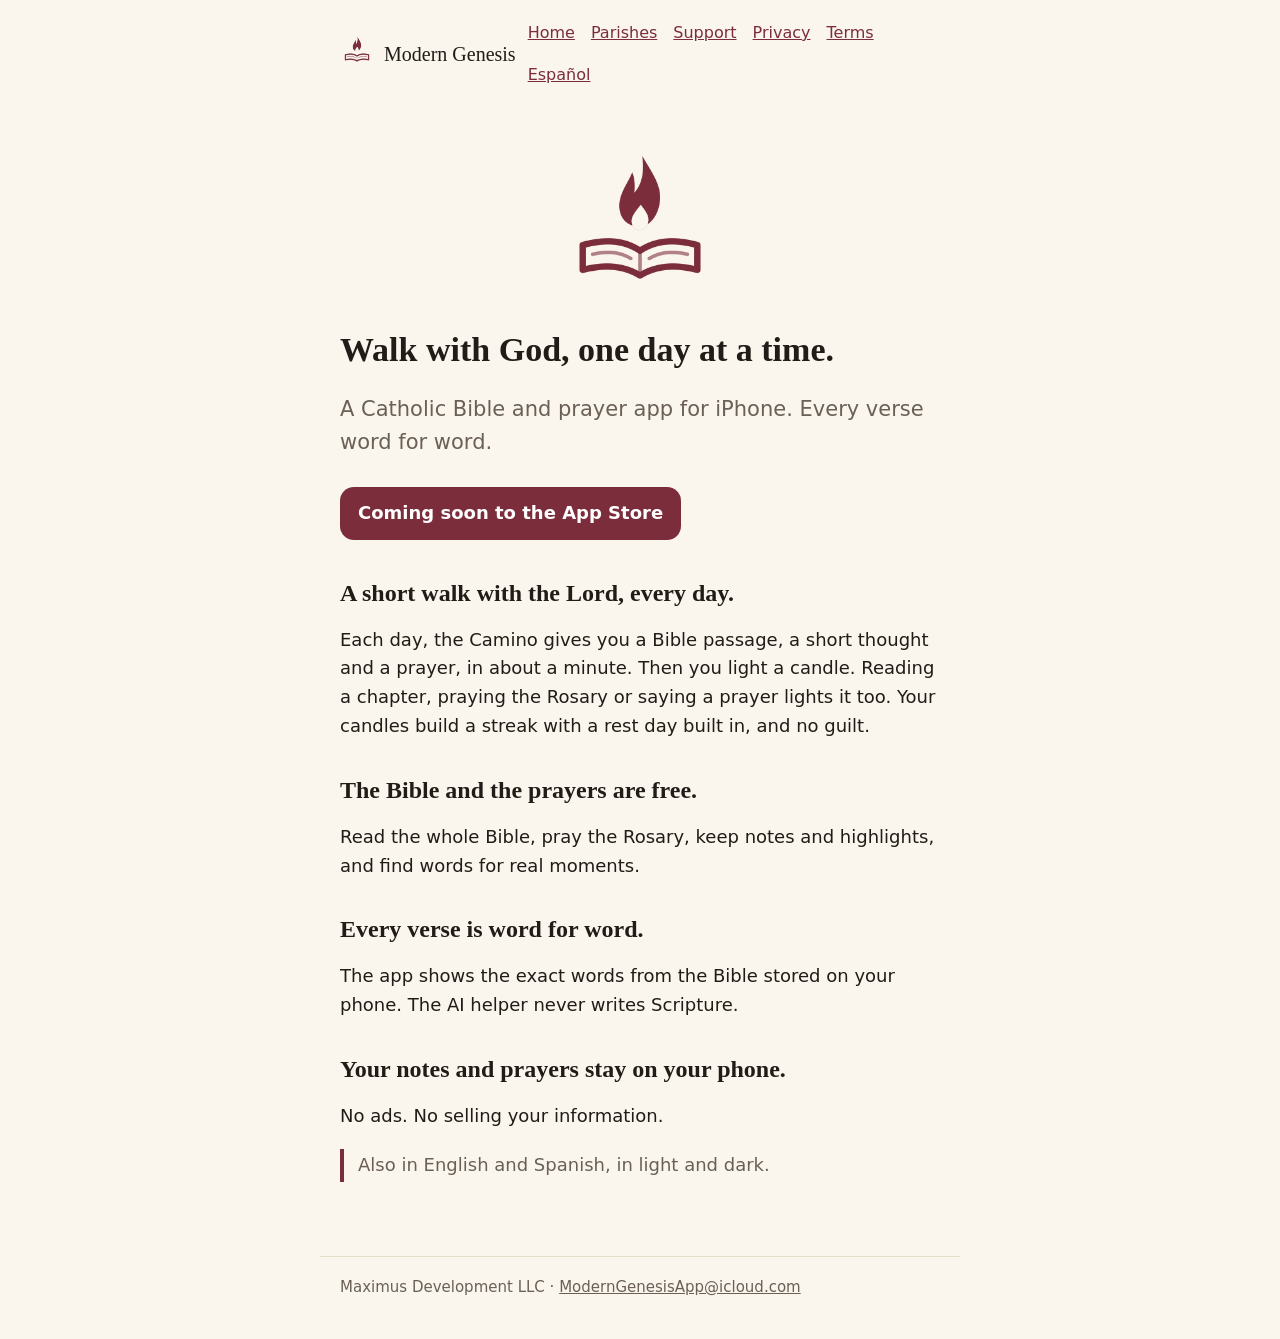
<file: index.html>
<!doctype html>
<html lang="en">
<head>
<meta charset="utf-8">
<meta name="viewport" content="width=device-width, initial-scale=1">
<title>Modern Genesis · Catholic Bible and Prayer</title>
<meta name="description" content="A Catholic Bible and prayer app for iPhone. Every verse word for word.">
<meta property="og:title" content="Modern Genesis · Catholic Bible and Prayer">
<meta property="og:description" content="A Catholic Bible and prayer app for iPhone. Every verse word for word.">
<meta property="og:image" content="https://maximusdev26.github.io/modern-genesis-site/icon.png">
<link rel="icon" href="icon.png">
<link rel="apple-touch-icon" href="icon.png">
<link rel="stylesheet" href="style.css">
</head>
<body>
<header>
<a class="brand" href="index.html" aria-label="Modern Genesis home"><picture><source srcset="mark-dark.png" media="(prefers-color-scheme: dark)"><img src="mark-light.png" alt=""></picture>Modern Genesis</a>
<nav aria-label="Pages"><a href="index.html">Home</a><a href="parish.html">Parishes</a><a href="support.html">Support</a><a href="privacy.html">Privacy</a><a href="terms.html">Terms</a><a href="es/index.html">Español</a></nav>
</header>
<main>
<div class="hero"><picture><source srcset="mark-dark.png" media="(prefers-color-scheme: dark)"><img src="mark-light.png" alt="A flame above an open Bible"></picture></div>
<h1>Walk with God, one day at a time.</h1>
<p class="lead">A Catholic Bible and prayer app for iPhone. Every verse word for word.</p>
<p><span class="soon">Coming soon to the App Store</span></p>
<h2>A short walk with the Lord, every day.</h2><p>Each day, the Camino gives you a Bible passage, a short thought and a prayer, in about a minute. Then you light a candle. Reading a chapter, praying the Rosary or saying a prayer lights it too. Your candles build a streak with a rest day built in, and no guilt.</p><h2>The Bible and the prayers are free.</h2><p>Read the whole Bible, pray the Rosary, keep notes and highlights, and find words for real moments.</p><h2>Every verse is word for word.</h2><p>The app shows the exact words from the Bible stored on your phone. The AI helper never writes Scripture.</p><h2>Your notes and prayers stay on your phone.</h2><p>No ads. No selling your information.</p>
<p class="note">Also in English and Spanish, in light and dark.</p>
</main>
<footer>Maximus Development LLC · <a href="mailto:ModernGenesisApp@icloud.com">ModernGenesisApp@icloud.com</a></footer>
</body>
</html>
</file>
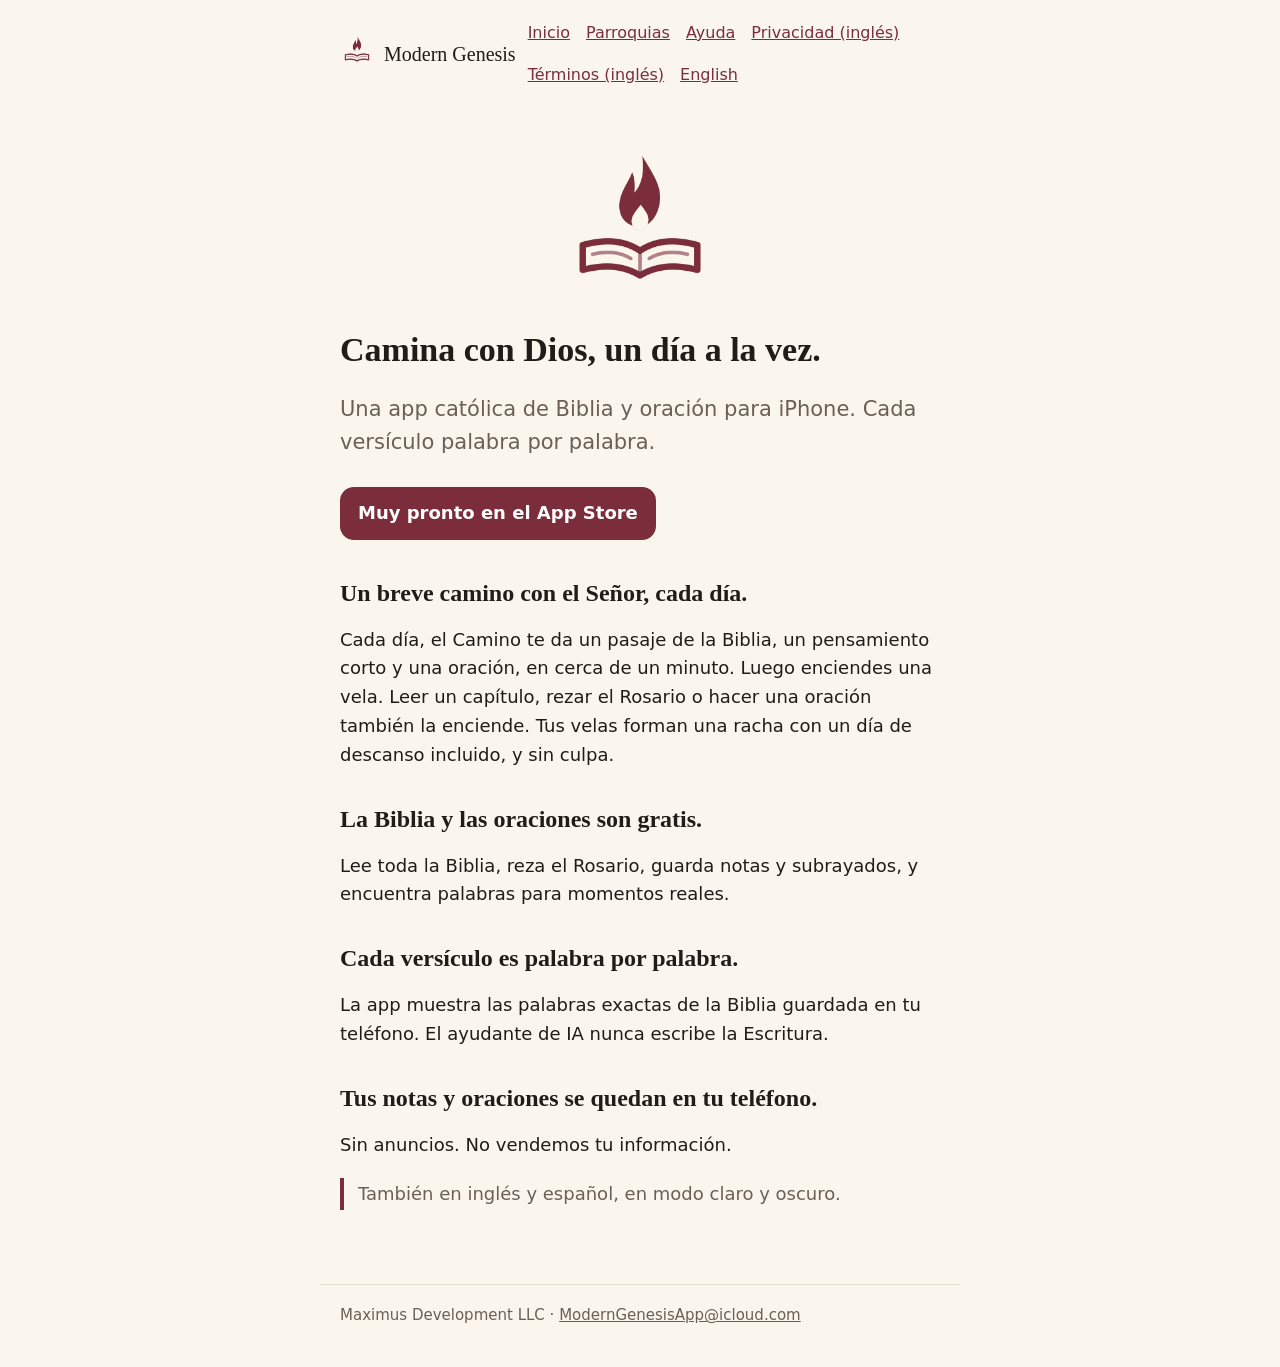
<file: es/index.html>
<!doctype html>
<html lang="es">
<head>
<meta charset="utf-8">
<meta name="viewport" content="width=device-width, initial-scale=1">
<title>Modern Genesis · Biblia y oración católica</title>
<meta name="description" content="Una app católica de Biblia y oración para iPhone. Cada versículo palabra por palabra.">
<meta property="og:title" content="Modern Genesis · Biblia y oración católica">
<meta property="og:description" content="Una app católica de Biblia y oración para iPhone. Cada versículo palabra por palabra.">
<meta property="og:image" content="https://maximusdev26.github.io/modern-genesis-site/icon.png">
<link rel="icon" href="../icon.png">
<link rel="apple-touch-icon" href="../icon.png">
<link rel="stylesheet" href="../style.css">
</head>
<body>
<header>
<a class="brand" href="../index.html" aria-label="Modern Genesis home"><picture><source srcset="../mark-dark.png" media="(prefers-color-scheme: dark)"><img src="../mark-light.png" alt=""></picture>Modern Genesis</a>
<nav aria-label="Pages"><a href="index.html">Inicio</a><a href="parish.html">Parroquias</a><a href="support.html">Ayuda</a><a href="../privacy.html">Privacidad (inglés)</a><a href="../terms.html">Términos (inglés)</a><a href="../index.html">English</a></nav>
</header>
<main>
<div class="hero"><picture><source srcset="../mark-dark.png" media="(prefers-color-scheme: dark)"><img src="../mark-light.png" alt="A flame above an open Bible"></picture></div>
<h1>Camina con Dios, un día a la vez.</h1>
<p class="lead">Una app católica de Biblia y oración para iPhone. Cada versículo palabra por palabra.</p>
<p><span class="soon">Muy pronto en el App Store</span></p>
<h2>Un breve camino con el Señor, cada día.</h2><p>Cada día, el Camino te da un pasaje de la Biblia, un pensamiento corto y una oración, en cerca de un minuto. Luego enciendes una vela. Leer un capítulo, rezar el Rosario o hacer una oración también la enciende. Tus velas forman una racha con un día de descanso incluido, y sin culpa.</p><h2>La Biblia y las oraciones son gratis.</h2><p>Lee toda la Biblia, reza el Rosario, guarda notas y subrayados, y encuentra palabras para momentos reales.</p><h2>Cada versículo es palabra por palabra.</h2><p>La app muestra las palabras exactas de la Biblia guardada en tu teléfono. El ayudante de IA nunca escribe la Escritura.</p><h2>Tus notas y oraciones se quedan en tu teléfono.</h2><p>Sin anuncios. No vendemos tu información.</p>
<p class="note">También en inglés y español, en modo claro y oscuro.</p>
</main>
<footer>Maximus Development LLC · <a href="mailto:ModernGenesisApp@icloud.com">ModernGenesisApp@icloud.com</a></footer>
</body>
</html>
</file>
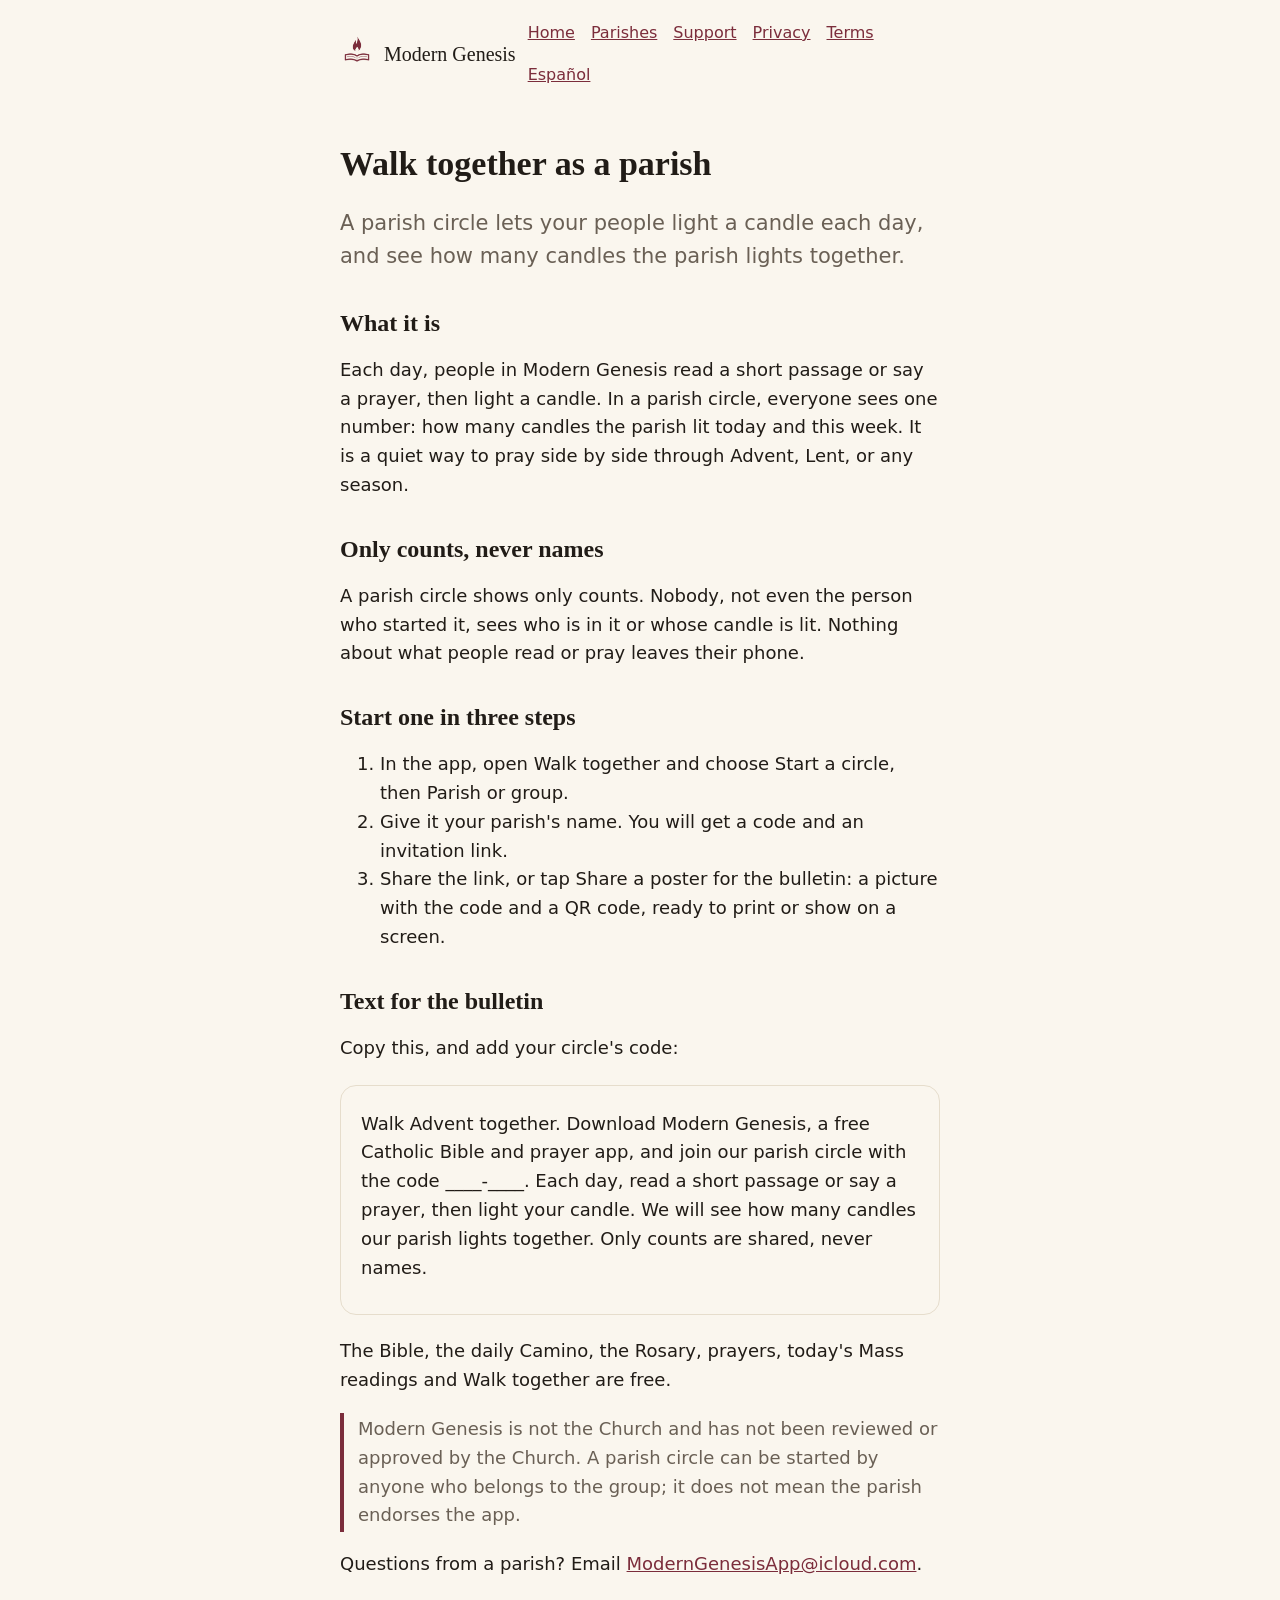
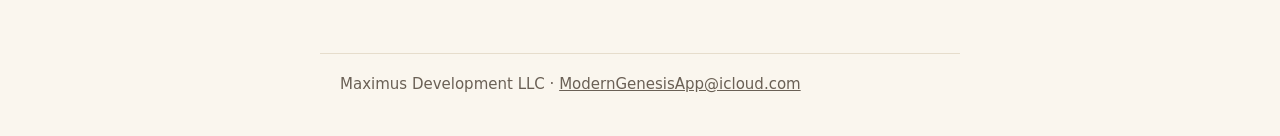
<file: parish.html>
<!doctype html>
<html lang="en">
<head>
<meta charset="utf-8">
<meta name="viewport" content="width=device-width, initial-scale=1">
<title>For parishes · Modern Genesis</title>
<meta name="description" content="A Catholic Bible and prayer app for iPhone. Every verse word for word.">
<meta property="og:title" content="For parishes · Modern Genesis">
<meta property="og:description" content="A Catholic Bible and prayer app for iPhone. Every verse word for word.">
<meta property="og:image" content="https://maximusdev26.github.io/modern-genesis-site/icon.png">
<link rel="icon" href="icon.png">
<link rel="apple-touch-icon" href="icon.png">
<link rel="stylesheet" href="style.css">
</head>
<body>
<header>
<a class="brand" href="index.html" aria-label="Modern Genesis home"><picture><source srcset="mark-dark.png" media="(prefers-color-scheme: dark)"><img src="mark-light.png" alt=""></picture>Modern Genesis</a>
<nav aria-label="Pages"><a href="index.html">Home</a><a href="parish.html">Parishes</a><a href="support.html">Support</a><a href="privacy.html">Privacy</a><a href="terms.html">Terms</a><a href="es/index.html">Español</a></nav>
</header>
<main>
<h1>Walk together as a parish</h1>
<p class="lead">A parish circle lets your people light a candle each day, and see how many candles the parish lights together.</p>
<h2>What it is</h2><p>Each day, people in Modern Genesis read a short passage or say a prayer, then light a candle. In a parish circle, everyone sees one number: how many candles the parish lit today and this week. It is a quiet way to pray side by side through Advent, Lent, or any season.</p>
<h2>Only counts, never names</h2><p>A parish circle shows only counts. Nobody, not even the person who started it, sees who is in it or whose candle is lit. Nothing about what people read or pray leaves their phone.</p>
<h2>Start one in three steps</h2><ol><li>In the app, open Walk together and choose Start a circle, then Parish or group.</li><li>Give it your parish's name. You will get a code and an invitation link.</li><li>Share the link, or tap Share a poster for the bulletin: a picture with the code and a QR code, ready to print or show on a screen.</li></ol>
<h2>Text for the bulletin</h2><p>Copy this, and add your circle's code:</p>
<div class="card"><p>Walk Advent together. Download Modern Genesis, a free Catholic Bible and prayer app, and join our parish circle with the code ____-____. Each day, read a short passage or say a prayer, then light your candle. We will see how many candles our parish lights together. Only counts are shared, never names.</p></div>
<p>The Bible, the daily Camino, the Rosary, prayers, today's Mass readings and Walk together are free.</p>
<p class="note">Modern Genesis is not the Church and has not been reviewed or approved by the Church. A parish circle can be started by anyone who belongs to the group; it does not mean the parish endorses the app.</p>
<p>Questions from a parish? Email <a href="mailto:ModernGenesisApp@icloud.com">ModernGenesisApp@icloud.com</a>.</p>
</main>
<footer>Maximus Development LLC · <a href="mailto:ModernGenesisApp@icloud.com">ModernGenesisApp@icloud.com</a></footer>
</body>
</html>
</file>
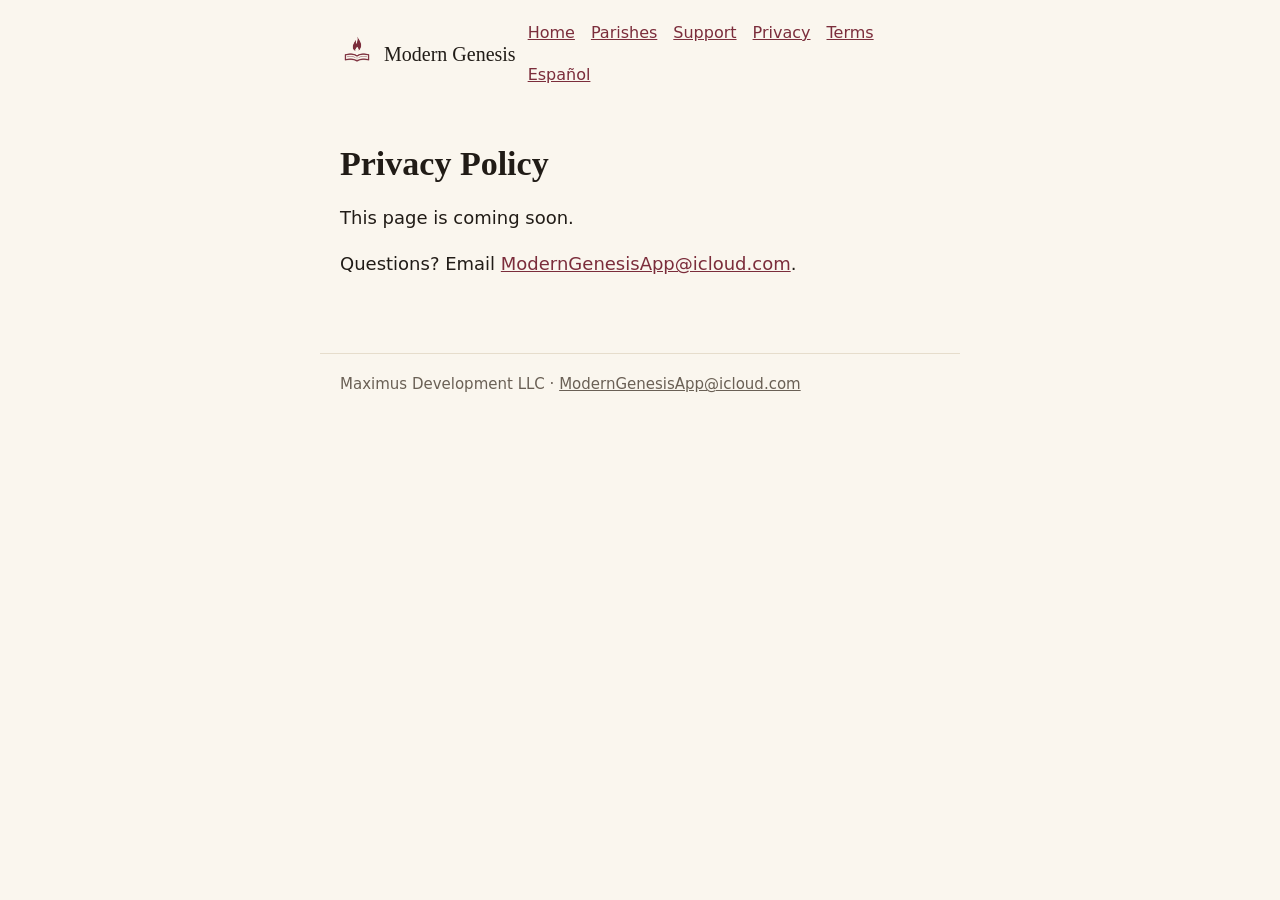
<file: privacy.html>
<!doctype html>
<html lang="en">
<head>
<meta charset="utf-8">
<meta name="viewport" content="width=device-width, initial-scale=1">
<title>Privacy Policy · Modern Genesis</title>
<meta name="description" content="A Catholic Bible and prayer app for iPhone. Every verse word for word.">
<meta property="og:title" content="Privacy Policy · Modern Genesis">
<meta property="og:description" content="A Catholic Bible and prayer app for iPhone. Every verse word for word.">
<meta property="og:image" content="https://maximusdev26.github.io/modern-genesis-site/icon.png">
<link rel="icon" href="icon.png">
<link rel="apple-touch-icon" href="icon.png">
<link rel="stylesheet" href="style.css">
</head>
<body>
<header>
<a class="brand" href="index.html" aria-label="Modern Genesis home"><picture><source srcset="mark-dark.png" media="(prefers-color-scheme: dark)"><img src="mark-light.png" alt=""></picture>Modern Genesis</a>
<nav aria-label="Pages"><a href="index.html">Home</a><a href="parish.html">Parishes</a><a href="support.html">Support</a><a href="privacy.html">Privacy</a><a href="terms.html">Terms</a><a href="es/index.html">Español</a></nav>
</header>
<main>
<h1>Privacy Policy</h1><p>This page is coming soon.</p><p>Questions? Email <a href="mailto:ModernGenesisApp@icloud.com">ModernGenesisApp@icloud.com</a>.</p>
</main>
<footer>Maximus Development LLC · <a href="mailto:ModernGenesisApp@icloud.com">ModernGenesisApp@icloud.com</a></footer>
</body>
</html>
</file>
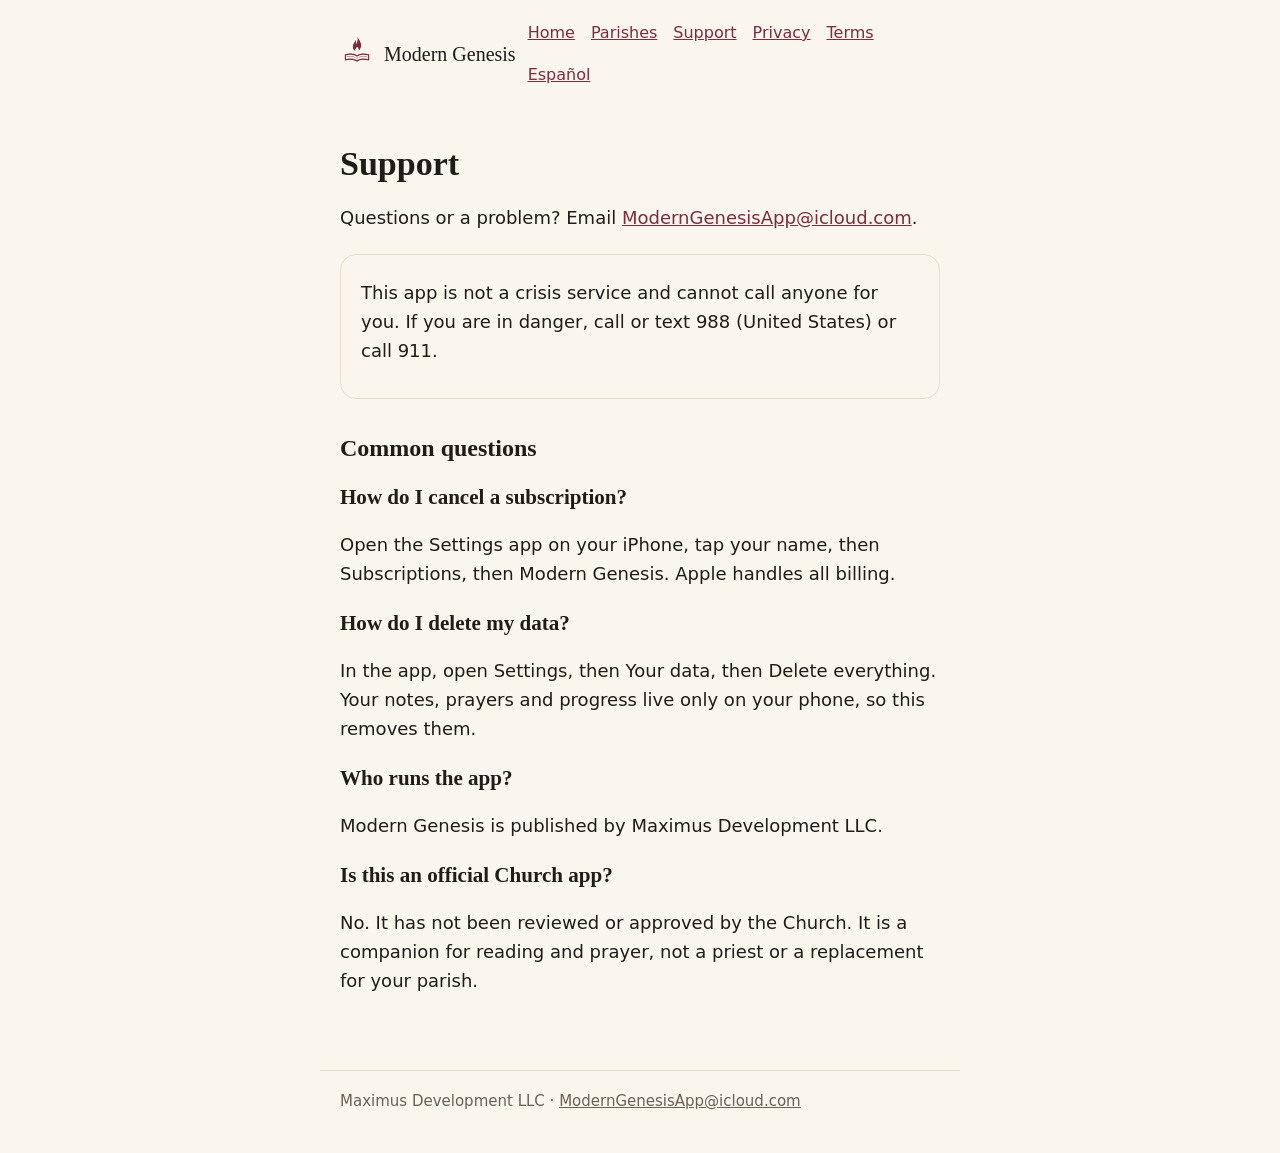
<file: support.html>
<!doctype html>
<html lang="en">
<head>
<meta charset="utf-8">
<meta name="viewport" content="width=device-width, initial-scale=1">
<title>Support · Modern Genesis</title>
<meta name="description" content="A Catholic Bible and prayer app for iPhone. Every verse word for word.">
<meta property="og:title" content="Support · Modern Genesis">
<meta property="og:description" content="A Catholic Bible and prayer app for iPhone. Every verse word for word.">
<meta property="og:image" content="https://maximusdev26.github.io/modern-genesis-site/icon.png">
<link rel="icon" href="icon.png">
<link rel="apple-touch-icon" href="icon.png">
<link rel="stylesheet" href="style.css">
</head>
<body>
<header>
<a class="brand" href="index.html" aria-label="Modern Genesis home"><picture><source srcset="mark-dark.png" media="(prefers-color-scheme: dark)"><img src="mark-light.png" alt=""></picture>Modern Genesis</a>
<nav aria-label="Pages"><a href="index.html">Home</a><a href="parish.html">Parishes</a><a href="support.html">Support</a><a href="privacy.html">Privacy</a><a href="terms.html">Terms</a><a href="es/index.html">Español</a></nav>
</header>
<main>
<h1>Support</h1>
<p>Questions or a problem? Email <a href="mailto:ModernGenesisApp@icloud.com">ModernGenesisApp@icloud.com</a>.</p>
<div class="card"><p>This app is not a crisis service and cannot call anyone for you. If you are in danger, call or text 988 (United States) or call 911.</p></div>
<h2>Common questions</h2>
<h3>How do I cancel a subscription?</h3><p>Open the Settings app on your iPhone, tap your name, then Subscriptions, then Modern Genesis. Apple handles all billing.</p><h3>How do I delete my data?</h3><p>In the app, open Settings, then Your data, then Delete everything. Your notes, prayers and progress live only on your phone, so this removes them.</p><h3>Who runs the app?</h3><p>Modern Genesis is published by Maximus Development LLC.</p><h3>Is this an official Church app?</h3><p>No. It has not been reviewed or approved by the Church. It is a companion for reading and prayer, not a priest or a replacement for your parish.</p>
</main>
<footer>Maximus Development LLC · <a href="mailto:ModernGenesisApp@icloud.com">ModernGenesisApp@icloud.com</a></footer>
</body>
</html>
</file>
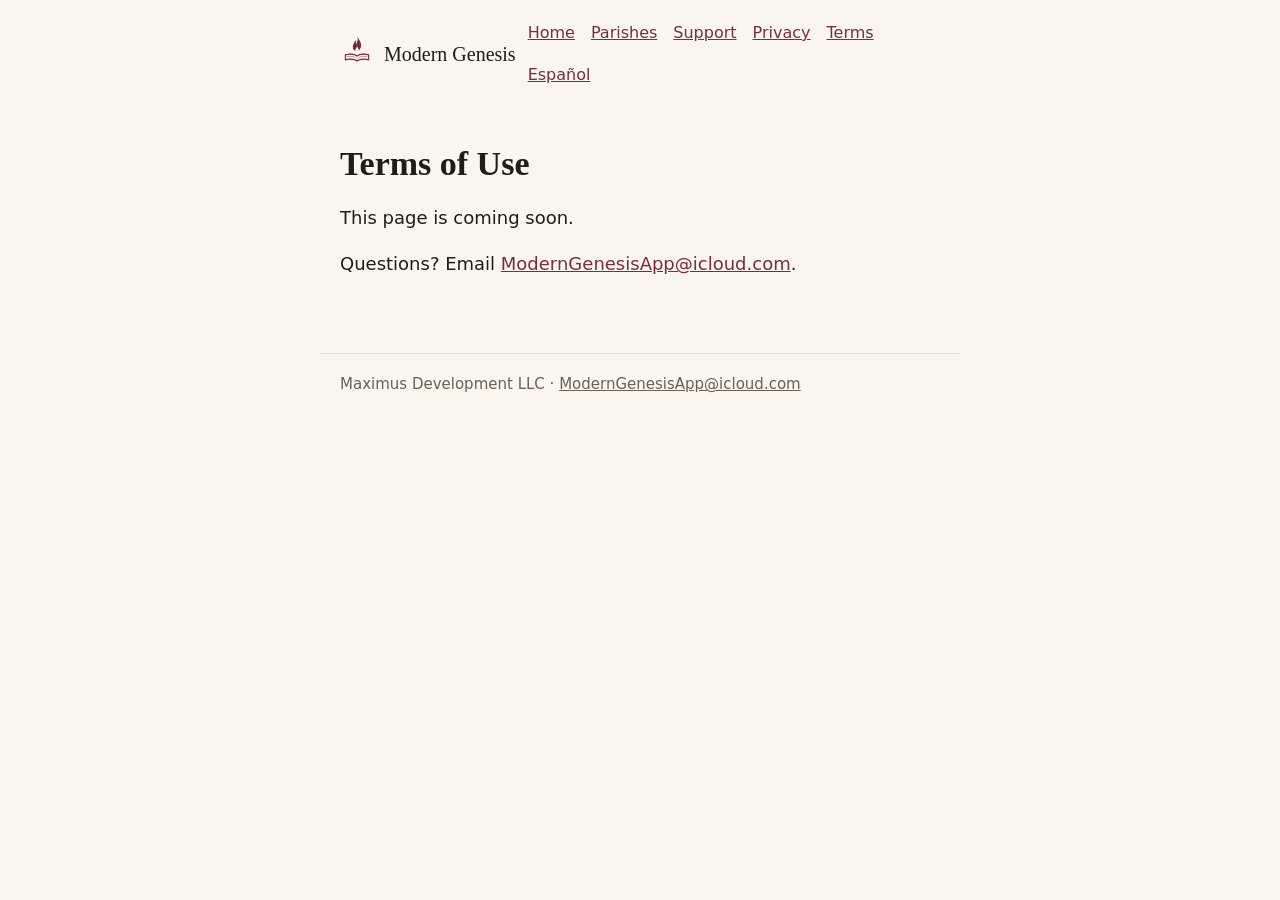
<file: terms.html>
<!doctype html>
<html lang="en">
<head>
<meta charset="utf-8">
<meta name="viewport" content="width=device-width, initial-scale=1">
<title>Terms of Use · Modern Genesis</title>
<meta name="description" content="A Catholic Bible and prayer app for iPhone. Every verse word for word.">
<meta property="og:title" content="Terms of Use · Modern Genesis">
<meta property="og:description" content="A Catholic Bible and prayer app for iPhone. Every verse word for word.">
<meta property="og:image" content="https://maximusdev26.github.io/modern-genesis-site/icon.png">
<link rel="icon" href="icon.png">
<link rel="apple-touch-icon" href="icon.png">
<link rel="stylesheet" href="style.css">
</head>
<body>
<header>
<a class="brand" href="index.html" aria-label="Modern Genesis home"><picture><source srcset="mark-dark.png" media="(prefers-color-scheme: dark)"><img src="mark-light.png" alt=""></picture>Modern Genesis</a>
<nav aria-label="Pages"><a href="index.html">Home</a><a href="parish.html">Parishes</a><a href="support.html">Support</a><a href="privacy.html">Privacy</a><a href="terms.html">Terms</a><a href="es/index.html">Español</a></nav>
</header>
<main>
<h1>Terms of Use</h1><p>This page is coming soon.</p><p>Questions? Email <a href="mailto:ModernGenesisApp@icloud.com">ModernGenesisApp@icloud.com</a>.</p>
</main>
<footer>Maximus Development LLC · <a href="mailto:ModernGenesisApp@icloud.com">ModernGenesisApp@icloud.com</a></footer>
</body>
</html>
</file>
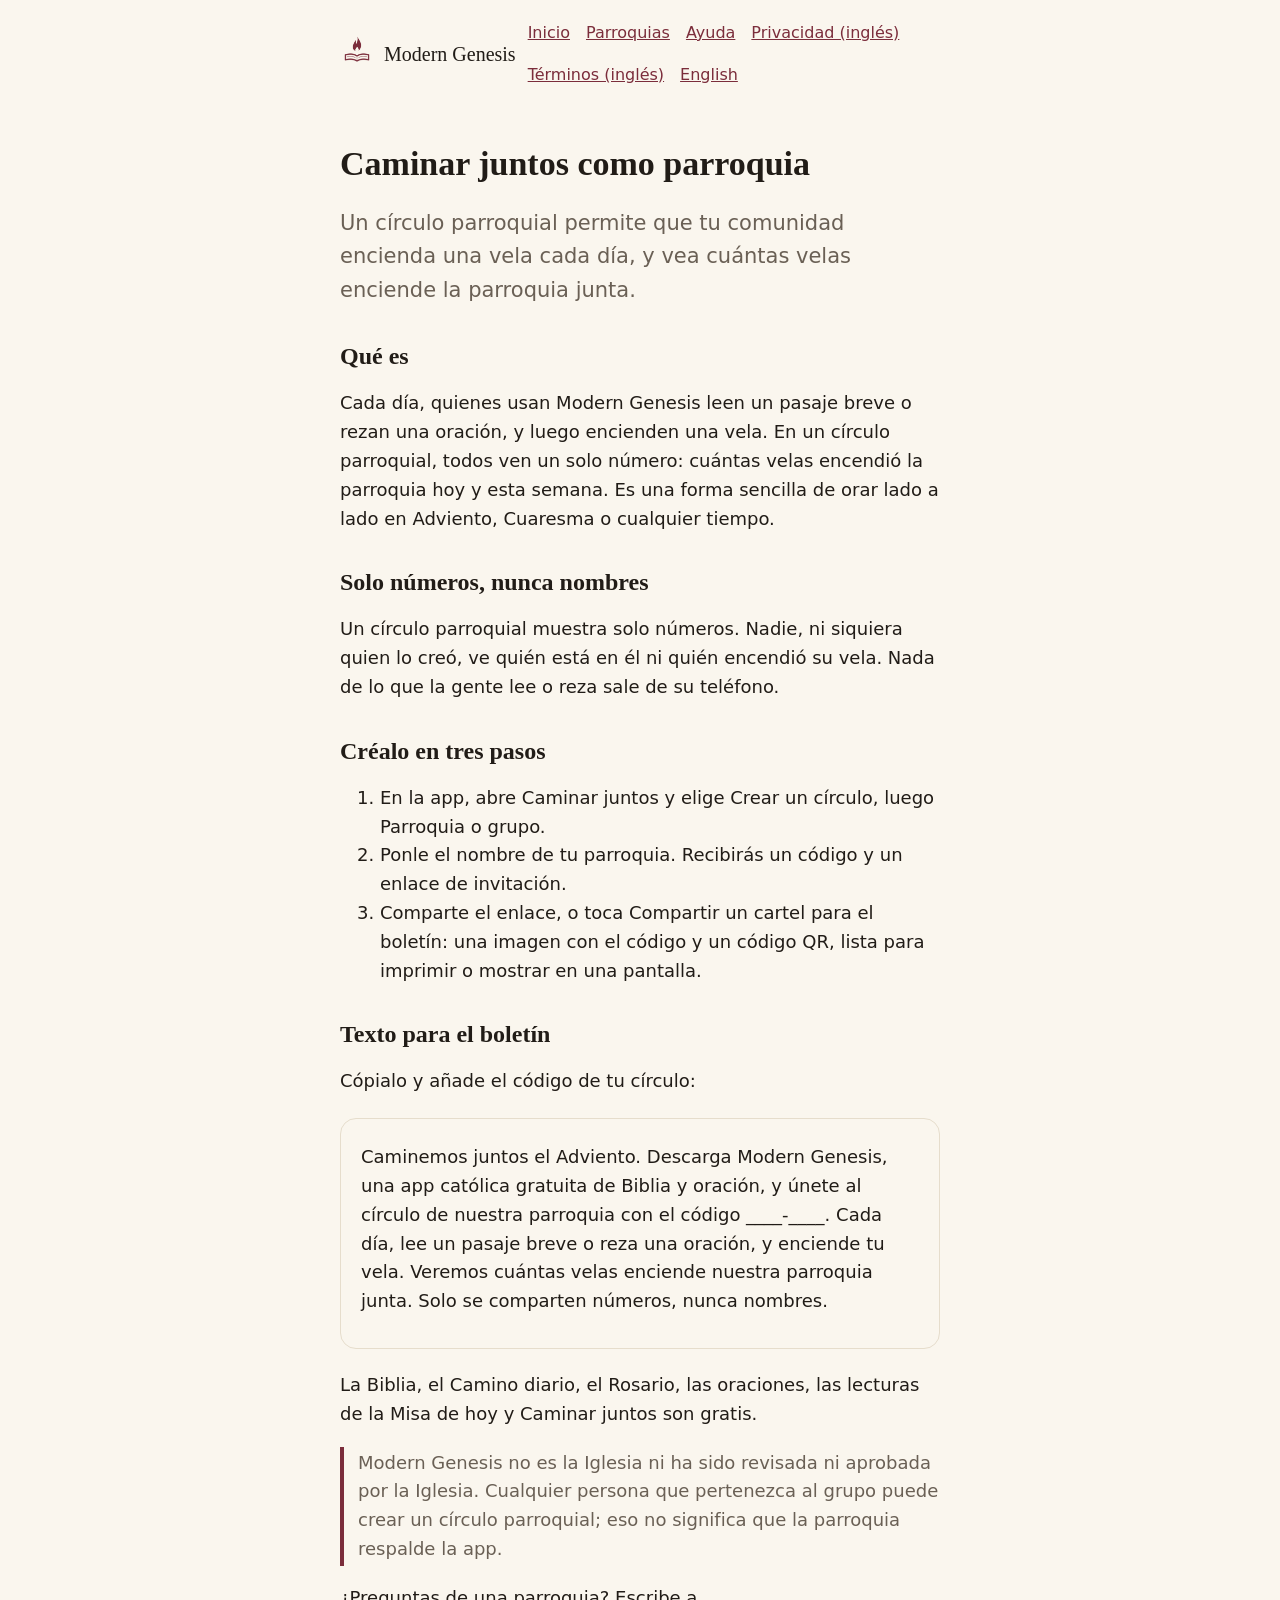
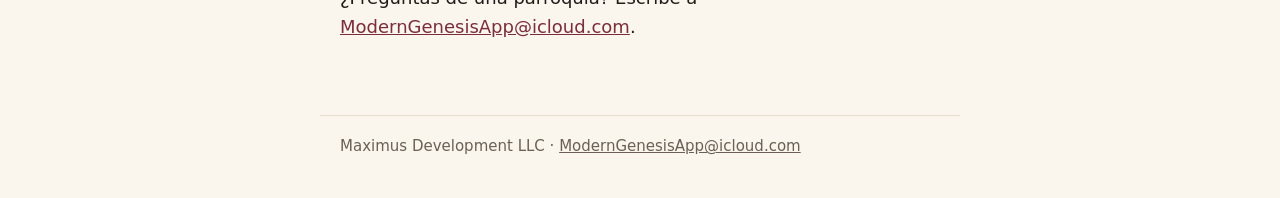
<file: es/parish.html>
<!doctype html>
<html lang="es">
<head>
<meta charset="utf-8">
<meta name="viewport" content="width=device-width, initial-scale=1">
<title>Para parroquias · Modern Genesis</title>
<meta name="description" content="Una app católica de Biblia y oración para iPhone. Cada versículo palabra por palabra.">
<meta property="og:title" content="Para parroquias · Modern Genesis">
<meta property="og:description" content="Una app católica de Biblia y oración para iPhone. Cada versículo palabra por palabra.">
<meta property="og:image" content="https://maximusdev26.github.io/modern-genesis-site/icon.png">
<link rel="icon" href="../icon.png">
<link rel="apple-touch-icon" href="../icon.png">
<link rel="stylesheet" href="../style.css">
</head>
<body>
<header>
<a class="brand" href="../index.html" aria-label="Modern Genesis home"><picture><source srcset="../mark-dark.png" media="(prefers-color-scheme: dark)"><img src="../mark-light.png" alt=""></picture>Modern Genesis</a>
<nav aria-label="Pages"><a href="index.html">Inicio</a><a href="parish.html">Parroquias</a><a href="support.html">Ayuda</a><a href="../privacy.html">Privacidad (inglés)</a><a href="../terms.html">Términos (inglés)</a><a href="../index.html">English</a></nav>
</header>
<main>
<h1>Caminar juntos como parroquia</h1>
<p class="lead">Un círculo parroquial permite que tu comunidad encienda una vela cada día, y vea cuántas velas enciende la parroquia junta.</p>
<h2>Qué es</h2><p>Cada día, quienes usan Modern Genesis leen un pasaje breve o rezan una oración, y luego encienden una vela. En un círculo parroquial, todos ven un solo número: cuántas velas encendió la parroquia hoy y esta semana. Es una forma sencilla de orar lado a lado en Adviento, Cuaresma o cualquier tiempo.</p>
<h2>Solo números, nunca nombres</h2><p>Un círculo parroquial muestra solo números. Nadie, ni siquiera quien lo creó, ve quién está en él ni quién encendió su vela. Nada de lo que la gente lee o reza sale de su teléfono.</p>
<h2>Créalo en tres pasos</h2><ol><li>En la app, abre Caminar juntos y elige Crear un círculo, luego Parroquia o grupo.</li><li>Ponle el nombre de tu parroquia. Recibirás un código y un enlace de invitación.</li><li>Comparte el enlace, o toca Compartir un cartel para el boletín: una imagen con el código y un código QR, lista para imprimir o mostrar en una pantalla.</li></ol>
<h2>Texto para el boletín</h2><p>Cópialo y añade el código de tu círculo:</p>
<div class="card"><p>Caminemos juntos el Adviento. Descarga Modern Genesis, una app católica gratuita de Biblia y oración, y únete al círculo de nuestra parroquia con el código ____-____. Cada día, lee un pasaje breve o reza una oración, y enciende tu vela. Veremos cuántas velas enciende nuestra parroquia junta. Solo se comparten números, nunca nombres.</p></div>
<p>La Biblia, el Camino diario, el Rosario, las oraciones, las lecturas de la Misa de hoy y Caminar juntos son gratis.</p>
<p class="note">Modern Genesis no es la Iglesia ni ha sido revisada ni aprobada por la Iglesia. Cualquier persona que pertenezca al grupo puede crear un círculo parroquial; eso no significa que la parroquia respalde la app.</p>
<p>¿Preguntas de una parroquia? Escribe a <a href="mailto:ModernGenesisApp@icloud.com">ModernGenesisApp@icloud.com</a>.</p>
</main>
<footer>Maximus Development LLC · <a href="mailto:ModernGenesisApp@icloud.com">ModernGenesisApp@icloud.com</a></footer>
</body>
</html>
</file>
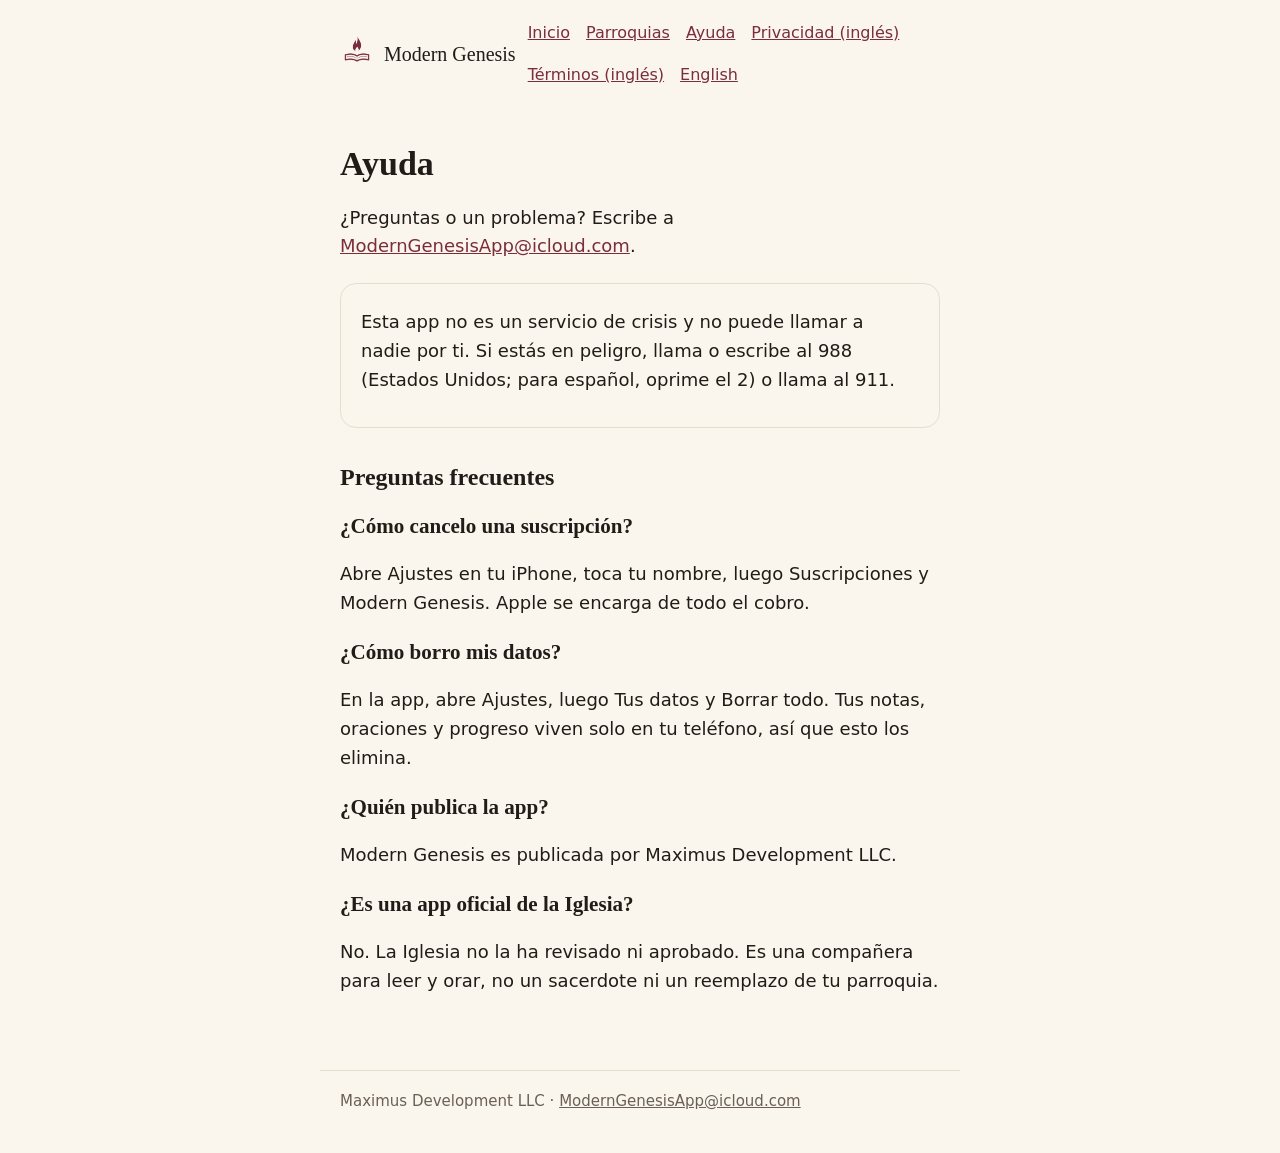
<file: es/support.html>
<!doctype html>
<html lang="es">
<head>
<meta charset="utf-8">
<meta name="viewport" content="width=device-width, initial-scale=1">
<title>Ayuda · Modern Genesis</title>
<meta name="description" content="Una app católica de Biblia y oración para iPhone. Cada versículo palabra por palabra.">
<meta property="og:title" content="Ayuda · Modern Genesis">
<meta property="og:description" content="Una app católica de Biblia y oración para iPhone. Cada versículo palabra por palabra.">
<meta property="og:image" content="https://maximusdev26.github.io/modern-genesis-site/icon.png">
<link rel="icon" href="../icon.png">
<link rel="apple-touch-icon" href="../icon.png">
<link rel="stylesheet" href="../style.css">
</head>
<body>
<header>
<a class="brand" href="../index.html" aria-label="Modern Genesis home"><picture><source srcset="../mark-dark.png" media="(prefers-color-scheme: dark)"><img src="../mark-light.png" alt=""></picture>Modern Genesis</a>
<nav aria-label="Pages"><a href="index.html">Inicio</a><a href="parish.html">Parroquias</a><a href="support.html">Ayuda</a><a href="../privacy.html">Privacidad (inglés)</a><a href="../terms.html">Términos (inglés)</a><a href="../index.html">English</a></nav>
</header>
<main>
<h1>Ayuda</h1>
<p>¿Preguntas o un problema? Escribe a <a href="mailto:ModernGenesisApp@icloud.com">ModernGenesisApp@icloud.com</a>.</p>
<div class="card"><p>Esta app no es un servicio de crisis y no puede llamar a nadie por ti. Si estás en peligro, llama o escribe al 988 (Estados Unidos; para español, oprime el 2) o llama al 911.</p></div>
<h2>Preguntas frecuentes</h2>
<h3>¿Cómo cancelo una suscripción?</h3><p>Abre Ajustes en tu iPhone, toca tu nombre, luego Suscripciones y Modern Genesis. Apple se encarga de todo el cobro.</p><h3>¿Cómo borro mis datos?</h3><p>En la app, abre Ajustes, luego Tus datos y Borrar todo. Tus notas, oraciones y progreso viven solo en tu teléfono, así que esto los elimina.</p><h3>¿Quién publica la app?</h3><p>Modern Genesis es publicada por Maximus Development LLC.</p><h3>¿Es una app oficial de la Iglesia?</h3><p>No. La Iglesia no la ha revisado ni aprobado. Es una compañera para leer y orar, no un sacerdote ni un reemplazo de tu parroquia.</p>
</main>
<footer>Maximus Development LLC · <a href="mailto:ModernGenesisApp@icloud.com">ModernGenesisApp@icloud.com</a></footer>
</body>
</html>
</file>
<file: style.css>
:root{--bg:#FAF6EE;--ink:#211C17;--soft:#6A6055;--accent:#7B2D3B;--line:#E6DDCC;--on:#fff}
@media (prefers-color-scheme:dark){:root{--bg:#16120E;--ink:#F3ECDD;--soft:#B5AA97;--accent:#E0B35C;--line:#3A3228;--on:#1A140C}}
*{box-sizing:border-box}
body{margin:0;background:var(--bg);color:var(--ink);font:18px/1.6 -apple-system,system-ui,"Segoe UI",sans-serif}
main{max-width:640px;margin:0 auto;padding:28px 20px 56px}
header{display:flex;align-items:center;justify-content:space-between;gap:12px;max-width:640px;margin:0 auto;padding:20px 20px 0}
header a.brand{display:flex;align-items:center;gap:10px;color:var(--ink);text-decoration:none;font-family:"New York",Georgia,serif;font-size:20px}
header img{width:34px;height:34px}
header a.brand{white-space:nowrap}
@media (max-width:560px){header{flex-direction:column;align-items:flex-start}}
nav{display:flex;gap:16px;flex-wrap:wrap;font-size:16px}
a{color:var(--accent)}
h1,h2,h3{font-family:"New York",Georgia,serif;line-height:1.25}
h1{font-size:34px;margin:28px 0 12px}
h2{font-size:24px;margin:34px 0 8px}
p,li{max-width:62ch}
.lead{font-size:21px;color:var(--soft)}
.soon{display:inline-block;margin:6px 0 4px;padding:12px 18px;border-radius:14px;background:var(--accent);color:var(--on);font-weight:600}
.card{border:1px solid var(--line);border-radius:16px;padding:6px 20px 14px;margin:22px 0}
.note{border-left:4px solid var(--accent);padding:2px 0 2px 14px;color:var(--soft)}
.hero img{width:170px;height:auto;display:block;margin:0 auto 6px}
.hero{text-align:center;padding-top:16px}
footer{max-width:640px;margin:0 auto;padding:0 20px 40px;color:var(--soft);font-size:15px;border-top:1px solid var(--line);padding-top:18px}
footer a{color:var(--soft)}
.draft{background:var(--line);border-radius:12px;padding:10px 14px;font-size:16px}
</file>
